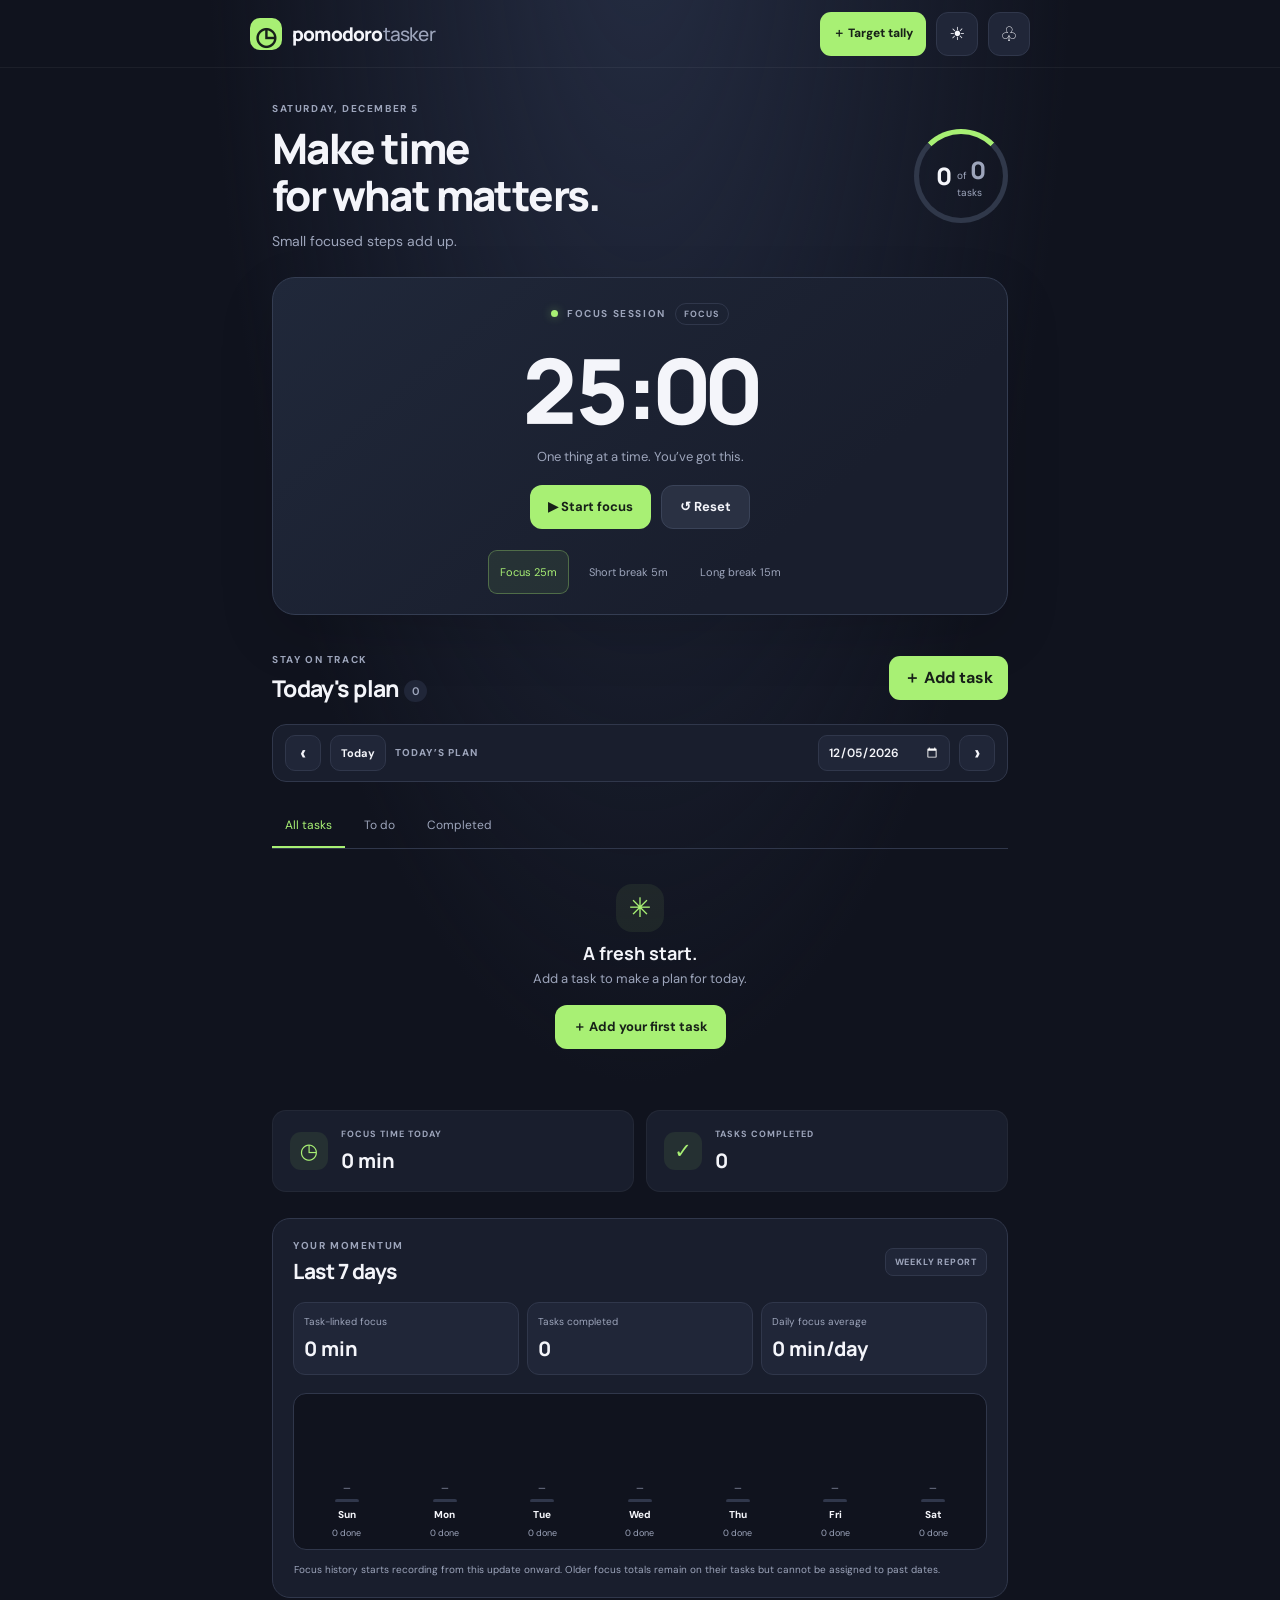
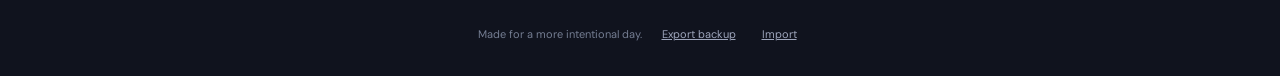
<file: index.html>
<!doctype html>
<html lang="en">
<head>
<meta charset="utf-8"><meta name="viewport" content="width=device-width,initial-scale=1,viewport-fit=cover">
<meta name="theme-color" content="#151927"><meta name="description" content="Plan your day, focus intentionally, and track your progress offline.">
<script>try{document.documentElement.dataset.theme=localStorage.getItem('pomodoro-tasker-theme-v1')||'dark'}catch{document.documentElement.dataset.theme='dark'}</script><link rel="manifest" href="manifest.json"><link rel="stylesheet" href="styles.css"><link rel="stylesheet" href="theme.css">
<title>Pomodoro Tasker</title>
</head>
<body>
<header class="topbar"><a class="brand" href="#" aria-label="Pomodoro Tasker home"><span class="brand-icon">◷</span><span>pomodoro<span class="brand-light">tasker</span></span></a><div class="topbar-actions"><a class="tally-link" href="tally.html">＋ Target tally</a><button id="themeToggle" class="icon-btn theme-toggle" aria-label="Switch theme" title="Switch theme">☀</button><button id="notifyBtn" class="icon-btn" aria-label="Enable notifications" title="Enable notifications">♧</button></div></header>
<main class="app">
<section class="greeting"><div><p class="eyebrow" id="todayLabel">YOUR DAY</p><h1>Make time<br>for what matters.</h1><p class="muted">Small focused steps add up.</p></div><div class="day-ring"><span id="doneCount">0</span><small>of <span id="totalCount">0</span><br>tasks</small></div></section>
<section class="timer-card">
<div class="section-kicker"><span class="live-dot"></span> FOCUS SESSION <span class="timer-mode" id="timerMode">READY</span></div>
<div class="timer-display" id="timerDisplay">25:00</div><p class="timer-sub" id="timerSub">One thing at a time. You've got this.</p>
<div class="timer-actions"><button class="btn btn-primary" id="startTimer">▶ Start focus</button><button class="btn btn-quiet" id="resetTimer">↺ Reset</button></div>
<button class="btn btn-quiet hidden cycle-action-btn" id="cycleActionBtn" type="button" aria-live="polite" style="display:none">☕ Start break</button>
<div class="timer-presets"><button class="preset active" data-minutes="25">Focus 25m</button><button class="preset" data-minutes="5">Short break 5m</button><button class="preset" data-minutes="15">Long break 15m</button></div>
</section>
<section class="tasks-section"><div class="section-heading"><div><p class="eyebrow">STAY ON TRACK</p><h2>Today's plan <span class="count-pill" id="taskPill">0</span></h2></div><button id="addTaskBtn" class="add-btn">＋ Add task</button></div>
<div class="plan-date-bar"><button id="previousDay" class="day-nav" type="button" aria-label="Previous day">‹</button><button id="todayPlan" class="today-btn" type="button">Today</button><label class="plan-date-input" for="planDate"><span id="planDateLabel">TODAY’S PLAN</span><input id="planDate" type="date" aria-label="Choose planning date"></label><button id="nextDay" class="day-nav" type="button" aria-label="Next day">›</button></div>
<div class="filters" role="tablist"><button class="filter active" data-filter="all">All tasks</button><button class="filter" data-filter="open">To do</button><button class="filter" data-filter="done">Completed</button></div>
<form id="taskForm" class="task-form hidden">
<label for="taskTitle">Task name</label><input id="taskTitle" maxlength="120" placeholder="What do you want to work on?" required>
<div class="task-date-field"><label for="taskDate">Planned date</label><input id="taskDate" name="taskDate" type="date" required aria-describedby="taskDateHelp"><small id="taskDateHelp">Choose the day you want to work on this task.</small></div>
<div class="form-grid"><div><label for="taskTime">Start time</label><input id="taskTime" type="time"></div><div><label for="taskDuration">Focus time (min)</label><input id="taskDuration" type="number" min="1" max="480" value="25" required></div></div>
<label for="taskPriority">Priority</label><select id="taskPriority"><option value="normal">Normal</option><option value="high">High priority</option><option value="low">Low priority</option></select>
<label for="taskRecurrence">Repeat</label><select id="taskRecurrence"><option value="none">Does not repeat</option><option value="daily">Every day</option><option value="weekdays">Weekdays (Mon–Fri)</option><option value="weekly">Every week</option><option value="monthly">Every month</option></select>
<label for="taskNotes">Notes (optional)</label><textarea id="taskNotes" rows="2" maxlength="500" placeholder="A little detail to help you get started"></textarea>
<div class="form-actions"><button type="button" class="btn btn-quiet" id="cancelTask">Cancel</button><button class="btn btn-primary" type="submit">Save task</button></div>
</form>
<div id="taskList" class="task-list"></div><div id="emptyState" class="empty-state"><div class="empty-icon">✳</div><h3>A fresh start.</h3><p>Add a task to make a plan for today.</p><button class="btn btn-primary" id="emptyAdd">＋ Add your first task</button></div>
</section>
<section class="stats-grid"><article class="stat-card"><span class="stat-icon">◷</span><div><p class="stat-label">FOCUS TIME TODAY</p><strong id="focusTotal">0 min</strong></div></article><article class="stat-card"><span class="stat-icon">✓</span><div><p class="stat-label">TASKS COMPLETED</p><strong id="completedTotal">0</strong></div></article></section>
<section class="weekly-report" aria-labelledby="weeklyReportTitle">
 <div class="report-heading"><div><p class="eyebrow">YOUR MOMENTUM</p><h2 id="weeklyReportTitle">Last 7 days</h2></div><span class="report-badge">WEEKLY REPORT</span></div>
 <div class="report-summary">
  <article class="report-metric"><span>Task-linked focus</span><strong id="weekFocusTotal">0 min</strong></article>
  <article class="report-metric"><span>Tasks completed</span><strong id="weekTasksTotal">0</strong></article>
  <article class="report-metric"><span>Daily focus average</span><strong id="weekAverage">0 min/day</strong></article>
 </div>
 <div class="weekly-chart" id="weekChart" aria-label="Task-linked focus minutes and completed tasks for the last seven days"></div>
 <p class="report-note">Focus history starts recording from this update onward. Older focus totals remain on their tasks but cannot be assigned to past dates.</p>
</section>
<footer><span>Made for a more intentional day.</span><button id="exportBtn" class="text-btn">Export backup</button><button id="importBtn" class="text-btn">Import</button><input id="importFile" type="file" accept="application/json" hidden></footer>
</main>
<div id="toast" class="toast" role="status" aria-live="polite"></div>
<dialog id="promptDialog" class="prompt-dialog"><p class="eyebrow">TASK REMINDER</p><h2 id="promptTitle">Ready to focus?</h2><p id="promptText">Your task is scheduled.</p><div class="dialog-actions"><button id="skipPrompt" class="btn btn-quiet">Skip</button><button id="snoozePrompt" class="btn btn-quiet">Remind in 5m</button><button id="startPrompt" class="btn btn-primary">Start now</button></div></dialog>
<script src="app.js" defer></script>
</body></html>
</file>
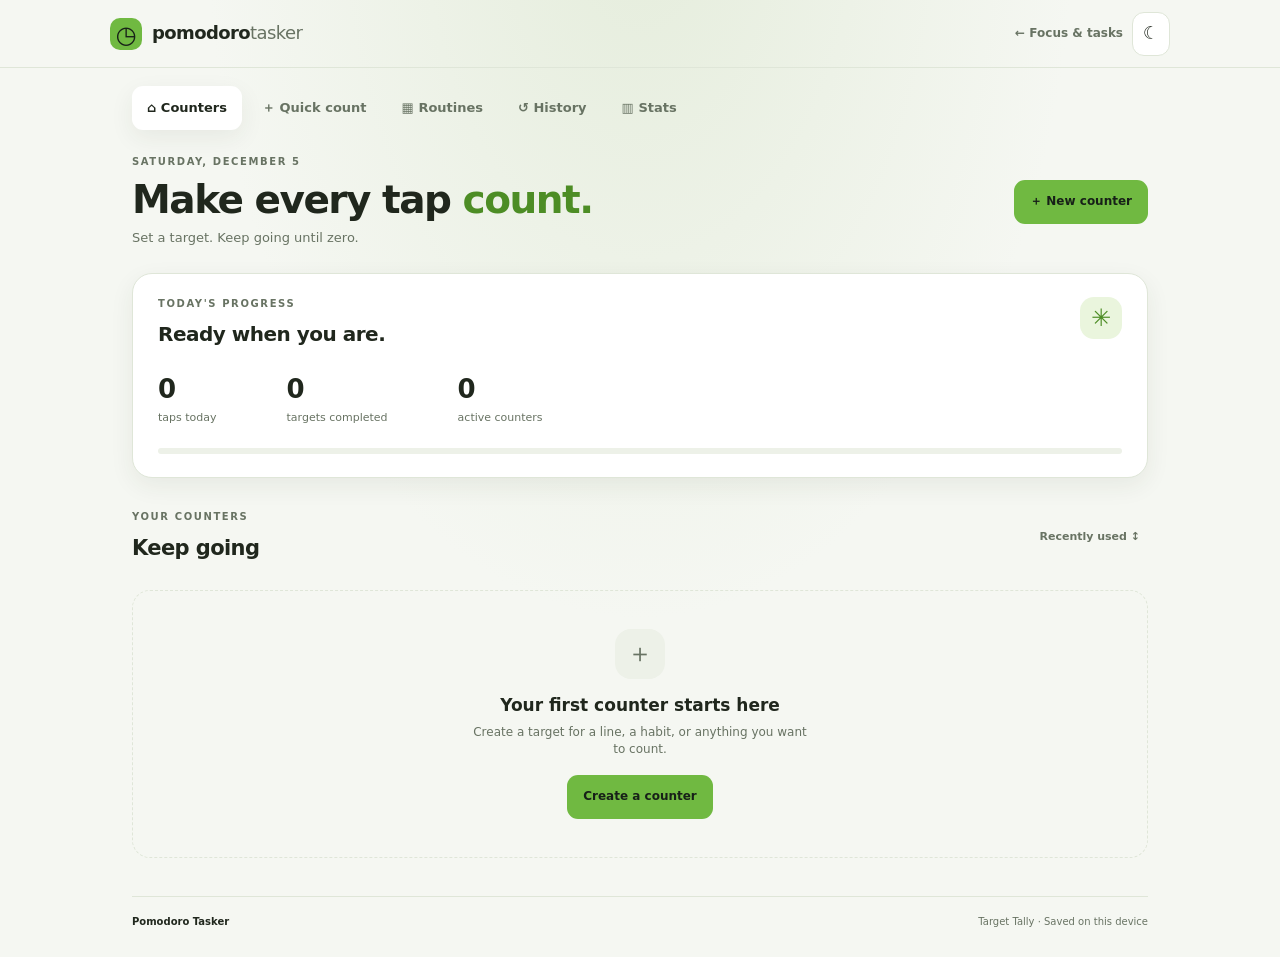
<file: tally.html>
<!doctype html>
<html lang="en">
<head>
<meta charset="utf-8">
<meta name="viewport" content="width=device-width,initial-scale=1,viewport-fit=cover">
<meta name="theme-color" content="#f7f7f4">
<meta name="description" content="Target-based tally counters and reusable routines.">
<link rel="manifest" href="manifest.json">
<script>try{document.documentElement.dataset.theme=localStorage.getItem("pomodoro-tasker-theme-v1")||"dark"}catch{document.documentElement.dataset.theme="dark"}</script><link rel="stylesheet" href="tally.css"><link rel="stylesheet" href="theme.css">
<title>Target Tally · Pomodoro Tasker</title>
</head>
<body>
<header class="tally-topbar">
  <a class="brand" href="index.html" aria-label="Back to Pomodoro Tasker"><span class="brand-icon">◷</span><span>pomodoro<span class="brand-light">tasker</span></span></a>
  <div class="tally-top-actions"><a class="back-link" href="index.html">← Focus & tasks</a><button id="themeToggle" class="theme-btn" aria-label="Switch theme" title="Switch theme">☾</button></div>
</header>
<main class="tally-app">
  <nav class="tally-tabs" aria-label="Tally navigation">
    <button class="tab active" data-view="home">⌂ <span>Counters</span></button>
    <button class="tab" data-view="quick">＋ <span>Quick count</span></button>
    <button class="tab" data-view="routines">▦ <span>Routines</span></button>
    <button class="tab" data-view="history">↺ <span>History</span></button>
    <button class="tab" data-view="stats">▥ <span>Stats</span></button>
  </nav>
  <section class="view" id="view-quick">
    <div class="page-heading"><div><p class="eyebrow">SIMPLE, INSTANT COUNTING</p><h1>Quick counter</h1><p class="muted">A straightforward counter for anything you need to count.</p></div></div>
    <section class="quick-counter-panel">
      <form id="quickCounterNameForm" class="quick-name-form"><label for="quickCounterName">What are you counting?</label><div class="quick-name-row"><input id="quickCounterName" maxlength="70" placeholder="e.g. People, repetitions, items" aria-label="Counter name"><button class="secondary-btn" type="submit">Save name</button></div></form>
      <p class="quick-counter-label" id="quickCounterLabel">Quick counter</p>
      <output class="quick-counter-value" id="quickCounterValue" aria-live="polite">0</output>
      <div class="quick-counter-controls"><button class="quick-minus" id="quickDecrease" type="button" aria-label="Decrease count by one" disabled>−</button><button class="quick-plus" id="quickIncrease" type="button" aria-label="Increase count by one">＋ <span>Count</span></button></div>
      <div class="quick-counter-footer"><span>Tap + to count, or − to undo one.</span><button class="text-btn" id="quickReset" type="button">↺ Reset count</button></div>
    </section>
    <p class="quick-counter-note">Your count and label are saved automatically on this device, including when you leave the page.</p>
  </section>
  <section class="view active" id="view-home">
    <div class="page-heading"><div><p class="eyebrow" id="todayLabel">YOUR SPACE</p><h1>Make every tap <span>count.</span></h1><p class="muted">Set a target. Keep going until zero.</p></div><button class="primary-btn" id="addCounterBtn">＋ New counter</button></div>
    <section class="daily-card"><div class="daily-heading"><div><p class="eyebrow">TODAY'S PROGRESS</p><h2 id="dailyHeadline">Ready when you are.</h2></div><span class="sun-icon">✳</span></div><div class="daily-metrics"><div><strong id="todayCount">0</strong><span>taps today</span></div><div><strong id="todayDone">0</strong><span>targets completed</span></div><div><strong id="activeCount">0</strong><span>active counters</span></div></div><div class="progress-track"><span id="dailyProgress"></span></div></section>
    <div class="section-heading"><div><p class="eyebrow">YOUR COUNTERS</p><h2>Keep going</h2></div><button class="text-btn" id="sortBtn">Recently used ↕</button></div>
    <div id="counterGrid" class="counter-grid"></div>
    <div id="emptyState" class="empty-state"><div class="empty-art">＋</div><h3>Your first counter starts here</h3><p>Create a target for a line, a habit, or anything you want to count.</p><button class="primary-btn" id="emptyAddBtn">Create a counter</button></div>
  </section>
  <section class="view" id="view-routines"><div class="page-heading"><div><p class="eyebrow">MAKE IT A PRACTICE</p><h1>Your routines</h1><p class="muted">Bring reusable counters together.</p></div><button class="primary-btn" id="addRoutineBtn">＋ New routine</button></div><div id="routineList" class="routine-list"></div><div id="routineEmpty" class="empty-state"><div class="empty-art">▦</div><h3>Build a routine</h3><p>Group counters for morning practice, study, exercise, or anything you repeat.</p><button class="primary-btn" id="routineEmptyAdd">Create a routine</button></div></section>
  <section class="view" id="view-history"><div class="page-heading"><div><p class="eyebrow">YOUR EFFORT, RECORDED</p><h1>Session history</h1><p class="muted">Completed targets and saved sessions.</p></div></div><div class="summary-strip"><div><strong id="historyTotal">0</strong><span>recorded taps</span></div><div><strong id="historySessions">0</strong><span>sessions</span></div><div><strong id="historyTargets">0</strong><span>targets reached</span></div></div><div id="historyList" class="history-list"></div><div id="historyEmpty" class="empty-state"><div class="empty-art">↺</div><h3>Your history will appear here</h3><p>Complete a target or save a session to start building your record.</p></div></section>
  <section class="view" id="view-stats"><div class="page-heading"><div><p class="eyebrow">LOOK HOW FAR YOU'VE COME</p><h1>Your progress</h1><p class="muted">A little consistency adds up.</p></div></div><div class="stats-hero"><p class="eyebrow">ALL-TIME TAPS</p><strong id="allTimeTaps">0</strong><p>Every repetition matters.</p></div><div class="stats-grid"><article class="stat-card"><span>Completed targets</span><strong id="statTargets">0</strong><small>Reached zero</small></article><article class="stat-card"><span>Sessions logged</span><strong id="statSessions">0</strong><small>Saved sessions</small></article><article class="stat-card"><span>Active counters</span><strong id="statActive">0</strong><small>Ready to continue</small></article><article class="stat-card"><span>Best day</span><strong id="statBestDay">—</strong><small id="statBestCount">No taps yet</small></article></div><div class="section-heading"><div><p class="eyebrow">LAST 7 DAYS</p><h2>Daily activity</h2></div></div><div id="weeklyChart" class="weekly-chart"></div><div class="backup-card"><div><h3>Your data belongs to you</h3><p>Export a backup before clearing browser data or changing devices.</p></div><button class="secondary-btn" id="exportBtn">Export backup</button><label class="secondary-btn file-label">Import backup<input type="file" id="importFile" accept="application/json"></label></div></section>
  <footer><a href="index.html">Pomodoro Tasker</a><span>Target Tally · Saved on this device</span></footer>
</main>
<dialog id="counterDialog" class="modal"><form id="counterForm"><div class="modal-heading"><div><p class="eyebrow">MAKE IT COUNT</p><h2 id="counterDialogTitle">New counter</h2></div><button type="button" class="close-modal" aria-label="Close">×</button></div><input type="hidden" id="counterId"><label>Counter name<input id="counterName" required maxlength="70" placeholder="e.g. Lines to repeat"></label><label>What are you counting? <span class="optional">(optional)</span><textarea id="counterNote" rows="3" maxlength="500" placeholder="Write the line, intention, or note here…"></textarea></label><div class="form-row"><label>Counting mode<select id="counterMode"><option value="target">Target countdown</option><option value="open">Open tally</option></select></label><label id="targetWrap">Target number<input id="counterTarget" type="number" min="1" max="10000000" value="200" required></label></div><label>Card colour<select id="counterColor"><option value="gold">Sunshine</option><option value="mint">Mint</option><option value="blue">Blue</option><option value="coral">Coral</option><option value="violet">Violet</option></select></label><label>Add to routine<select id="counterRoutine"><option value="">Independent counter</option></select></label><div class="modal-actions"><button type="button" class="secondary-btn close-modal">Cancel</button><button type="submit" class="primary-btn">Save counter</button></div></form></dialog>
<dialog id="routineDialog" class="modal"><form id="routineForm"><div class="modal-heading"><div><p class="eyebrow">BUILD A PRACTICE</p><h2 id="routineDialogTitle">New routine</h2></div><button type="button" class="close-modal" aria-label="Close">×</button></div><input type="hidden" id="routineId"><label>Routine name<input id="routineName" required maxlength="70" placeholder="e.g. Morning routine"></label><label>Description <span class="optional">(optional)</span><textarea id="routineNote" rows="2" maxlength="250" placeholder="A little context for this routine…"></textarea></label><div class="modal-actions"><button type="button" class="secondary-btn close-modal">Cancel</button><button type="submit" class="primary-btn">Save routine</button></div></form></dialog>
<dialog id="confirmDialog" class="modal small-modal"><form><div class="modal-heading"><h2 id="confirmTitle">Are you sure?</h2><button class="close-modal" type="button" aria-label="Close">×</button></div><p id="confirmMessage"></p><div class="modal-actions"><button class="secondary-btn" value="cancel">Cancel</button><button class="primary-btn danger-btn" id="confirmYes" value="yes">Continue</button></div></form></dialog>
<div id="toast" class="toast" role="status" aria-live="polite"></div>
<script src="tally.js" defer></script>
</body></html>
</file>
<file: styles.css>
@import url('https://fonts.googleapis.com/css2?family=DM+Sans:wght@400;500;600;700&family=Manrope:wght@400;500;600;700;800&display=swap');
/* Palette tokens are centralised in theme.css. */*{box-sizing:border-box}body{margin:0;background:radial-gradient(ellipse at 50% -10%,#252d43 0,transparent 48%),var(--bg);color:var(--text);font-family:'DM Sans',sans-serif;min-height:100vh}.topbar{height:68px;display:flex;align-items:center;justify-content:space-between;padding:0 max(20px,calc((100vw - 780px)/2));border-bottom:1px solid #ffffff0d}.brand{display:flex;gap:10px;align-items:center;color:var(--text);text-decoration:none;font:800 19px Manrope,sans-serif;letter-spacing:-.8px}.brand-icon{display:grid;place-items:center;background:var(--accent);color:#17201a;width:32px;height:32px;border-radius:10px;font-size:25px}.brand-light{color:var(--muted);font-weight:500}.icon-btn{background:var(--panel2);border:1px solid var(--line);color:var(--text);border-radius:12px;width:42px;height:42px;font-size:20px}.app{max-width:780px;margin:auto;padding:34px 22px 30px}.greeting{display:flex;align-items:center;justify-content:space-between;margin-bottom:27px;gap:18px}.eyebrow,.section-kicker,.stat-label{font-size:10px;letter-spacing:1.6px;font-weight:700;color:var(--muted);margin:0 0 10px}.greeting h1{font:800 clamp(28px,5vw,42px)/1.13 Manrope,sans-serif;letter-spacing:-1.6px;margin:0}.muted{color:var(--muted);font-size:14px;margin:12px 0 0}.day-ring{width:94px;height:94px;flex-shrink:0;border-radius:50%;border:5px solid #30384a;border-top-color:var(--accent);display:flex;align-items:center;justify-content:center;gap:5px;transform:rotate(0deg)}.day-ring span{font:800 24px Manrope}.day-ring small{font-size:10px;color:var(--muted);line-height:1.3}.timer-card{background:linear-gradient(140deg,#20283a,#191e2d 72%);border:1px solid #343d52;border-radius:23px;padding:25px 24px 20px;text-align:center;box-shadow:0 20px 55px #0002}.section-kicker{display:flex;align-items:center;justify-content:center;gap:9px;margin-bottom:15px}.live-dot{width:7px;height:7px;background:var(--accent);border-radius:50%;box-shadow:0 0 10px #a8f07466}.timer-mode{font-size:9px;border:1px solid var(--line);border-radius:30px;padding:4px 8px;letter-spacing:1px}.timer-display{font:800 clamp(64px,13vw,90px)/1.1 Manrope,sans-serif;letter-spacing:-4px;font-variant-numeric:tabular-nums}.timer-sub{font-size:13px;color:var(--muted);margin:9px 0 20px}.timer-actions{display:flex;justify-content:center;gap:10px}.btn{border:0;border-radius:12px;padding:12px 18px;font:700 13px 'DM Sans',sans-serif;cursor:pointer;transition:transform .15s,opacity .15s}.btn:active,.add-btn:active{transform:scale(.97)}.btn-primary{background:var(--accent);color:#172018}.btn-quiet{background:#2a3143;color:var(--text);border:1px solid #3a4358}.timer-presets{display:flex;justify-content:center;gap:8px;margin-top:21px;flex-wrap:wrap}.preset{background:transparent;border:1px solid transparent;border-radius:9px;padding:8px 11px;color:var(--muted);font-size:11px;cursor:pointer}.preset.active{background:#a8f07415;border-color:#a8f07450;color:var(--accent)}.tasks-section{margin-top:38px}.section-heading{display:flex;align-items:center;justify-content:space-between;gap:12px}.section-heading .eyebrow{margin-bottom:6px}.section-heading h2{font:750 23px Manrope,sans-serif;letter-spacing:-.7px;margin:0}.count-pill{font:600 11px 'DM Sans';vertical-align:middle;background:var(--panel2);color:var(--muted);padding:4px 8px;border-radius:20px}.add-btn{background:var(--accent);border:0;border-radius:11px;padding:11px 15px;font-weight:700;color:#172018;cursor:pointer}.filters{display:flex;gap:6px;border-bottom:1px solid var(--line);margin-top:22px}.filter{background:transparent;border:0;color:var(--muted);padding:11px 13px;font-size:12px;cursor:pointer;border-bottom:2px solid transparent}.filter.active{color:var(--accent);border-bottom-color:var(--accent)}.task-list{display:grid;gap:10px;margin-top:15px}.task-item{display:flex;align-items:flex-start;gap:12px;padding:16px;background:var(--panel);border:1px solid #ffffff0b;border-radius:15px}.task-check{appearance:none;flex-shrink:0;margin-top:2px;width:21px;height:21px;border:1.5px solid #626d84;border-radius:7px;cursor:pointer;display:grid;place-items:center}.task-check:checked{background:var(--accent);border-color:var(--accent)}.task-check:checked:after{content:'✓';color:#182019;font-size:14px;font-weight:bold}.task-content{flex:1;min-width:0}.task-title{font-size:14px;font-weight:700;overflow-wrap:anywhere}.task-item.is-done .task-title{text-decoration:line-through;color:#81899d}.task-meta{display:flex;flex-wrap:wrap;gap:7px 12px;margin-top:7px;color:var(--muted);font-size:11px}.priority{font-size:9px;font-weight:700;letter-spacing:.5px;padding:4px 7px;border-radius:5px;background:#ffffff0b;color:var(--muted)}.priority.high{background:#ff8c8c18;color:var(--red)}.task-notes{color:var(--muted);font-size:12px;margin:9px 0 0;white-space:pre-wrap;overflow-wrap:anywhere}.task-tools{display:flex;gap:5px}.task-tool{background:transparent;border:0;color:var(--muted);padding:4px 6px;cursor:pointer;font-size:14px}.task-tool:hover{color:var(--text)}.empty-state{text-align:center;padding:35px 15px;color:var(--muted)}.empty-state h3{color:var(--text);margin:9px 0 5px;font:700 18px Manrope}.empty-state p{font-size:13px;margin:0 0 18px}.empty-icon{margin:auto;width:48px;height:48px;display:grid;place-items:center;border-radius:16px;background:#a8f07413;color:var(--accent);font-size:27px}.task-form{margin-top:15px;padding:18px;background:var(--panel);border:1px solid var(--line);border-radius:15px;display:grid;gap:9px}.task-form label{font-size:11px;font-weight:600;color:var(--muted);margin-top:3px}.task-form input,.task-form select,.task-form textarea{width:100%;background:#111622;border:1px solid #353e52;color:var(--text);border-radius:9px;padding:11px;font:13px 'DM Sans',sans-serif;outline:none}.task-form input:focus,.task-form select:focus,.task-form textarea:focus{border-color:var(--accent)}.form-grid{display:grid;grid-template-columns:1fr 1fr;gap:12px}.form-grid>div{display:grid;gap:9px}.form-actions{display:flex;justify-content:flex-end;gap:8px;margin-top:8px}.hidden{display:none!important}.stats-grid{display:grid;grid-template-columns:1fr 1fr;gap:12px;margin-top:26px}.stat-card{display:flex;align-items:center;gap:13px;padding:17px;background:var(--panel);border:1px solid #ffffff0b;border-radius:14px}.stat-icon{width:38px;height:38px;display:grid;place-items:center;border-radius:11px;background:#a8f07415;color:var(--accent);font-size:21px}.stat-label{font-size:9px;letter-spacing:1px;margin:0 0 7px}.stat-card strong{font:750 20px Manrope}footer{display:flex;align-items:center;justify-content:center;gap:14px;flex-wrap:wrap;color:#747d92;font-size:11px;margin:28px 0 4px}.text-btn{background:transparent;border:0;color:var(--muted);font-size:11px;text-decoration:underline;cursor:pointer}.toast{position:fixed;bottom:22px;left:50%;transform:translate(-50%,20px);opacity:0;pointer-events:none;background:#e9fbdc;color:#192219;padding:12px 18px;border-radius:12px;font-size:13px;font-weight:700;box-shadow:0 8px 30px #0005;transition:.2s;z-index:10;max-width:calc(100% - 30px)}.toast.show{opacity:1;transform:translate(-50%,0)}.prompt-dialog{background:var(--panel);border:1px solid var(--line);border-radius:20px;color:var(--text);width:min(440px,calc(100% - 28px));padding:25px;box-shadow:0 20px 100px #0009}.prompt-dialog::backdrop{background:#080a12c9;backdrop-filter:blur(4px)}.prompt-dialog h2{font:750 23px Manrope;margin:0 0 8px}.prompt-dialog>p:not(.eyebrow){color:var(--muted);font-size:13px;line-height:1.5}.dialog-actions{display:flex;flex-wrap:wrap;gap:7px;margin-top:20px}.dialog-actions .btn{flex:1;padding:12px 10px}@media(max-width:480px){.app{padding:25px 15px}.greeting h1{font-size:30px}.day-ring{width:78px;height:78px;border-width:4px}.day-ring span{font-size:21px}.timer-card{padding:22px 12px 16px}.timer-display{letter-spacing:-3px}.section-heading h2{font-size:20px}.add-btn{padding:10px 12px}.task-item{padding:13px 11px}.stats-grid{gap:8px}.stat-card{padding:13px 10px;gap:9px}.stat-card strong{font-size:17px}.stat-icon{width:32px;height:32px}}@media(prefers-reduced-motion:reduce){*{transition:none!important;scroll-behavior:auto!important}}
/* Target Tally entry point */
.topbar-actions{display:flex;align-items:center;gap:10px}
.tally-link{display:inline-flex;align-items:center;gap:5px;padding:10px 13px;border-radius:11px;background:var(--accent);color:#172018;text-decoration:none;font-size:12px;font-weight:800;white-space:nowrap}
.tally-link:hover{filter:brightness(.96)}
@media(max-width:380px){.tally-link{padding:9px 10px;font-size:11px}.topbar-actions{gap:7px}}

.icon-btn.theme-toggle{font-size:18px}

/* Daily planning and date navigation */
.plan-date-bar{display:flex;align-items:center;gap:9px;margin-top:20px;padding:10px 12px;border:1px solid var(--line);background:var(--panel);border-radius:14px}
.plan-date-input{display:flex;flex:1;min-width:0;align-items:center;justify-content:space-between;gap:10px}
.plan-date-input span{font-size:10px;font-weight:800;letter-spacing:1.1px;color:var(--muted)}
.plan-date-input input{min-width:0;width:auto;max-width:160px;background:var(--panel2);border:1px solid var(--line);color:var(--text);padding:8px 9px;border-radius:9px;font:600 12px 'DM Sans',sans-serif}
.day-nav,.today-btn{flex-shrink:0;border:1px solid var(--line);border-radius:10px;background:var(--panel2);color:var(--text);min-width:36px;height:36px;font-size:21px;font-weight:700;cursor:pointer}
.day-nav:disabled{opacity:.35;cursor:not-allowed}.today-btn{font-size:11px;padding:0 10px}
@media(max-width:420px){.plan-date-bar{gap:6px;padding:8px}.plan-date-input{flex-direction:column;align-items:flex-start;gap:4px}.plan-date-input input{width:100%;max-width:none;font-size:11px;padding:7px}.day-nav{min-width:32px;width:32px;height:34px}.today-btn{padding:0 8px}}

/* Make the task scheduling date field unmistakable and touch-friendly. */
.task-date-field{display:grid;gap:7px;min-width:0;margin:2px 0 5px;padding:12px;background:var(--panel2);border:1px solid var(--line);border-radius:12px}
.task-date-field label{margin:0!important;color:var(--text)!important;font-size:12px!important;font-weight:800!important}
.task-date-field input[type="date"]{display:block;width:100%;min-width:0;min-height:46px;padding:11px 12px;background:var(--bg);color:var(--text);color-scheme:dark;border:1px solid var(--line);border-radius:10px;font:600 14px 'DM Sans',sans-serif;accent-color:var(--accent)}
:root[data-theme="light"] .task-date-field input[type="date"]{color-scheme:light}
.task-date-field small{font-size:11px;line-height:1.45;color:var(--muted)}


/* Visible task-linked focus progress, shown after at least one completed session. */
.task-focus-progress{margin-top:11px;max-width:360px}.task-focus-progress-label{display:flex;justify-content:space-between;align-items:center;gap:8px;margin-bottom:6px;color:var(--muted);font-size:10px;line-height:1.4}.task-focus-progress-label span:last-child{font-variant-numeric:tabular-nums;text-align:right}.task-focus-progress-track{height:6px;overflow:hidden;background:var(--panel2);border-radius:999px;border:1px solid var(--line)}.task-focus-progress-track>span{display:block;height:100%;max-width:100%;background:var(--accent);border-radius:999px;transition:width .2s ease}

/* Weekly productivity report */
.weekly-report{margin-top:26px;padding:20px;background:var(--panel);border:1px solid var(--line);border-radius:18px;min-width:0}
.report-heading{display:flex;align-items:center;justify-content:space-between;gap:12px;margin-bottom:17px}
.report-heading .eyebrow{margin-bottom:5px}.report-heading h2{font:750 21px Manrope,sans-serif;letter-spacing:-.5px;margin:0}
.report-badge{font-size:9px;font-weight:800;letter-spacing:.8px;color:var(--muted);background:var(--panel2);border:1px solid var(--line);padding:7px 9px;border-radius:8px;white-space:nowrap}
.report-summary{display:grid;grid-template-columns:repeat(3,minmax(0,1fr));gap:8px}
.report-metric{min-width:0;padding:12px 10px;background:var(--panel2);border:1px solid var(--line);border-radius:12px;display:grid;gap:7px}
.report-metric span{font-size:10px;line-height:1.35;color:var(--muted)}.report-metric strong{font:750 clamp(15px,3vw,20px) Manrope,sans-serif;overflow-wrap:anywhere}
.weekly-chart{display:grid;grid-template-columns:repeat(7,minmax(0,1fr));gap:8px;align-items:stretch;margin-top:18px;padding:13px 8px 10px;border:1px solid var(--line);border-radius:13px;background:var(--bg);min-height:155px}
.week-day{display:flex;min-width:0;flex-direction:column;align-items:center;gap:6px}.week-bar-area{height:95px;width:100%;display:flex;flex-direction:column;align-items:center;justify-content:flex-end;gap:5px}.week-bar-value{font-size:9px;color:var(--muted);font-variant-numeric:tabular-nums;white-space:nowrap}.week-bar{width:min(24px,72%);min-height:3px;background:var(--line);border-radius:6px 6px 3px 3px}.week-bar.has-value{background:var(--accent)}.week-day-label{font-size:10px;font-weight:800;color:var(--text)}.week-day-tasks{font-size:9px;color:var(--muted);white-space:nowrap}
.report-note{font-size:10px;line-height:1.5;color:var(--muted);margin:12px 1px 0}
:root[data-theme="light"] .weekly-report{background:var(--surface);border-color:var(--line)}:root[data-theme="light"] .weekly-chart{background:#f7f9f4}
@media(max-width:420px){.weekly-report{padding:14px 10px}.report-summary{gap:5px}.report-metric{padding:10px 7px}.report-metric span{font-size:9px}.weekly-chart{gap:3px;padding-left:4px;padding-right:4px}.week-day-tasks{font-size:8px}.report-badge{font-size:8px;padding:6px}}


/* Recurring task indicator */
.repeat-tag{display:inline-flex;align-items:center;gap:4px;padding:3px 6px;border:1px solid var(--line);border-radius:6px;background:var(--panel2);color:var(--muted);font-size:9px;font-weight:800;letter-spacing:.35px;white-space:nowrap}


/* Guided focus / break cycle action */
.cycle-action-btn{display:block;width:100%;margin-top:10px;border-color:var(--accent);color:var(--text);font-weight:800}.cycle-action-btn.hidden{display:none}


/* Make the completed-cycle action clear and easy to find on mobile */
.cycle-action-btn{display:block;width:100%;min-height:48px;margin-top:10px;border:2px solid var(--accent);background:var(--panel2);color:var(--text);font-weight:850;font-size:14px;position:relative;z-index:1}.cycle-action-btn.hidden{display:none!important}
</file>
<file: theme.css>
/* Shared design system for both Pomodoro Tasker and Target Tally */
:root{--brand-accent:#a8f074;--brand-bg:#10131e;--brand-panel:#191e2d;--brand-panel-2:#202638;--brand-text:#f4f5fa;--brand-muted:#9da5bb;--brand-line:#30374b;--brand-font:'DM Sans',system-ui,-apple-system,BlinkMacSystemFont,'Segoe UI',sans-serif;--font-display:'Manrope','DM Sans',system-ui,sans-serif}
:root[data-theme="dark"]{--panel:var(--surface);--panel2:var(--surface2);--accent-ink:#172018}
:root[data-theme="light"]{--panel:var(--surface);--panel2:var(--surface2);--accent-ink:#172018}
:root[data-theme="dark"]{color-scheme:dark;--bg:var(--brand-bg);--surface:var(--brand-panel);--surface2:var(--brand-panel-2);--text:var(--brand-text);--muted:var(--brand-muted);--line:var(--brand-line);--accent:var(--brand-accent);--red:#ff8c8c;--yellow:#f5cb74;--green:var(--brand-accent);--shadow:0 12px 32px #0002}
:root[data-theme="light"]{color-scheme:light;--bg:#f5f7f2;--surface:#fff;--surface2:#edf1e8;--text:#20271d;--muted:#687363;--line:#dfe6d8;--accent:#70b941;--red:#c63d48;--yellow:#8c6a00;--green:#4d8d25;--shadow:0 8px 24px rgba(36,52,28,.07)}
body{font-family:var(--brand-font)}
button,input,textarea,select{accent-color:var(--accent)}
:focus-visible{outline-color:var(--accent)}
/* Shared light theme surfaces for the main focus/task workspace */
:root[data-theme="light"] body{background:radial-gradient(ellipse at 50% -10%,#e5eddc 0,transparent 48%),var(--bg);color:var(--text)}
:root[data-theme="light"] .topbar{border-bottom-color:var(--line)}
:root[data-theme="light"] .brand{color:var(--text)}
:root[data-theme="light"] .brand-icon{background:var(--accent);color:#172018}
:root[data-theme="light"] .icon-btn{background:var(--surface);border-color:var(--line);color:var(--text)}
:root[data-theme="light"] .day-ring{border-color:var(--line);border-top-color:var(--accent)}
:root[data-theme="light"] .timer-card{background:linear-gradient(140deg,#fff,#edf2e8 95%);border-color:var(--line);box-shadow:var(--shadow)}
:root[data-theme="light"] .timer-mode{border-color:var(--line)}
:root[data-theme="light"] .btn-primary,:root[data-theme="light"] .add-btn{background:var(--accent);color:#172018}
:root[data-theme="light"] .btn-quiet{background:var(--surface2);color:var(--text);border-color:var(--line)}
:root[data-theme="light"] .preset.active{background:#70b94118;border-color:#70b94155;color:#4d8d25}
:root[data-theme="light"] .count-pill{background:var(--surface2);color:var(--muted)}
:root[data-theme="light"] .filter.active{color:#4d8d25;border-bottom-color:var(--accent)}
:root[data-theme="light"] .task-item,:root[data-theme="light"] .task-form,:root[data-theme="light"] .stat-card{background:var(--surface);border-color:var(--line)}
:root[data-theme="light"] .task-check{border-color:#9aa894}
:root[data-theme="light"] .task-check:checked{background:var(--accent);border-color:var(--accent)}
:root[data-theme="light"] .task-item.is-done .task-title{color:var(--muted)}
:root[data-theme="light"] .priority{background:var(--surface2);color:var(--muted)}
:root[data-theme="light"] .priority.high{background:#c63d4814;color:var(--red)}
:root[data-theme="light"] .task-form input,:root[data-theme="light"] .task-form select,:root[data-theme="light"] .task-form textarea{background:#fbfcf9;border-color:var(--line);color:var(--text)}
:root[data-theme="light"] .stat-icon,:root[data-theme="light"] .empty-icon{background:#70b9411c;color:#4d8d25}
:root[data-theme="light"] .toast{background:#20271d;color:#fff}
:root[data-theme="light"] .prompt-dialog{background:var(--surface);border-color:var(--line);color:var(--text);box-shadow:var(--shadow)}
:root[data-theme="light"] .prompt-dialog::backdrop{background:#26302070}
:root[data-theme="light"] footer{color:var(--muted)}
/* Shared tally workspace surfaces and controls */
:root[data-theme="dark"] .tally-topbar .brand-icon{background:var(--brand-accent);color:#172018}
:root[data-theme="dark"] .tally-app .primary-btn{background:var(--brand-accent);color:#172018}
:root[data-theme="light"] .tally-topbar{border-bottom-color:var(--line)}
:root[data-theme="light"] .tally-topbar .brand-icon{background:var(--accent);color:#172018}
:root[data-theme="light"] .tally-app .primary-btn{background:var(--accent);color:#172018}
:root[data-theme="light"] .daily-card,:root[data-theme="light"] .counter-card,:root[data-theme="light"] .routine-card,:root[data-theme="light"] .history-item,:root[data-theme="light"] .summary-strip,:root[data-theme="light"] .stat-card,:root[data-theme="light"] .weekly-chart,:root[data-theme="light"] .backup-card{background:var(--surface);border-color:var(--line);box-shadow:var(--shadow)}
:root[data-theme="light"] .daily-card .sun-icon{background:#eaf5dd;color:#4d8d25}
:root[data-theme="light"] .card-menu,:root[data-theme="light"] .text-btn,:root[data-theme="light"] .back-link{color:var(--muted)}
:root[data-theme="light"] .mini-btn,:root[data-theme="light"] .secondary-btn,:root[data-theme="light"] .theme-btn{background:var(--surface);border-color:var(--line);color:var(--text)}
:root[data-theme="light"] .mode-chip,:root[data-theme="light"] .routine-chip,:root[data-theme="light"] .empty-art{background:var(--surface2);color:var(--muted)}
:root[data-theme="light"] .count-btn{color:#172018}
:root[data-theme="light"] .modal{background:var(--surface);border-color:var(--line);color:var(--text)}
:root[data-theme="light"] .modal input,:root[data-theme="light"] .modal textarea,:root[data-theme="light"] .modal select{background:#fbfcf9;border-color:var(--line);color:var(--text)}
:root[data-theme="light"] .menu-pop{background:var(--surface);border-color:var(--line)}
:root[data-theme="light"] .menu-pop button{color:var(--text)}
:root[data-theme="light"] .toast{background:#20271d;color:#fff}


/* Shared component rules and responsive/accessibility baseline */
:root{font-family:var(--brand-font);background:var(--bg);color:var(--text);--control-height:44px}
html{background:var(--bg);color:var(--text);scroll-behavior:smooth}
body{background-color:var(--bg);color:var(--text);font-family:var(--brand-font);overflow-wrap:anywhere}
button,input,select,textarea{font:inherit}
h1,h2,h3,.greeting h1,.section-heading h2,.timer-display,.stat-card strong{font-family:var(--font-display)}
button,a,input,select,textarea,[role="button"]{-webkit-tap-highlight-color:transparent}
button,a{touch-action:manipulation}
button:focus-visible,a:focus-visible,input:focus-visible,select:focus-visible,textarea:focus-visible{outline:3px solid color-mix(in srgb,var(--accent) 72%,transparent);outline-offset:3px}
button:disabled{cursor:not-allowed;opacity:.55}
:where(.btn,.btn-primary,.btn-quiet,.add-btn,.icon-btn,.theme-btn,.primary-btn,.secondary-btn,.tab,.filter,.preset,.tally-link){min-height:var(--control-height)}
:where(.btn-quiet,.secondary-btn,.theme-btn,.icon-btn){background:var(--surface2);border-color:var(--line);color:var(--text)}
:where(.btn-primary,.add-btn,.primary-btn,.tally-link){background:var(--accent);color:var(--accent-ink,#172018)}
:where(.task-item,.task-form,.stat-card,.timer-card,.daily-card,.counter-card,.routine-card,.history-item,.summary-strip,.weekly-chart,.backup-card,.modal,.prompt-dialog){color:var(--text)}
:where(.task-item,.task-form,.stat-card,.daily-card,.counter-card,.routine-card,.history-item,.summary-strip,.weekly-chart,.backup-card,.modal,.prompt-dialog){border-color:var(--line)}
:where(.task-form input,.task-form select,.task-form textarea,.modal input,.modal select,.modal textarea){background:var(--surface2);border-color:var(--line);color:var(--text)}
:where(.topbar,.tally-topbar){border-bottom-color:var(--line)}
:where(.brand,.tally-app h1,.tally-app h2,.tally-app h3){color:var(--text)}
.tally-app h1 span{color:var(--accent)}
.tally-app .primary-btn{color:var(--accent-ink,#172018)}
.tally-app .danger-btn{background:var(--red);color:#fff}
.tally-app .counter-card{min-width:0}
.tally-app .card-title,.tally-app .routine-card h3,.tally-app .history-main strong{overflow-wrap:anywhere}
.tally-app .modal{max-width:calc(100vw - 24px)}
:root[data-theme="dark"] body{background:radial-gradient(ellipse at 50% -10%,#252d43 0,transparent 48%),var(--bg)}
:root[data-theme="dark"] .tally-app .primary-btn{background:var(--accent);color:#172018}
:root[data-theme="light"] .topbar,:root[data-theme="light"] .tally-topbar{border-bottom-color:var(--line)}
:root[data-theme="light"] .icon-btn,:root[data-theme="light"] .theme-btn{background:var(--surface);border-color:var(--line);color:var(--text)}
:root[data-theme="light"] .timer-card{background:linear-gradient(140deg,var(--surface),var(--surface2));border-color:var(--line)}
:root[data-theme="light"] .btn-quiet,:root[data-theme="light"] .secondary-btn{background:var(--surface2);border-color:var(--line);color:var(--text)}
:root[data-theme="light"] .task-item,:root[data-theme="light"] .task-form,:root[data-theme="light"] .stat-card,:root[data-theme="light"] .daily-card,:root[data-theme="light"] .counter-card,:root[data-theme="light"] .routine-card,:root[data-theme="light"] .history-item,:root[data-theme="light"] .summary-strip,:root[data-theme="light"] .weekly-chart,:root[data-theme="light"] .backup-card{background:var(--surface);border-color:var(--line)}
:root[data-theme="light"] .task-form input,:root[data-theme="light"] .task-form select,:root[data-theme="light"] .task-form textarea,:root[data-theme="light"] .modal input,:root[data-theme="light"] .modal select,:root[data-theme="light"] .modal textarea{background:#fbfcf9;color:var(--text);border-color:var(--line)}
:root[data-theme="light"] .tally-app h1 span{color:#4d8d25}
:root[data-theme="light"] .tally-app .count-btn{color:#172018}
:root[data-theme="light"] .tally-app .modal{background:var(--surface);color:var(--text)}
:root[data-theme="light"] .tally-app .menu-pop{background:var(--surface);border-color:var(--line)}
:root[data-theme="light"] .tally-app .menu-pop button{color:var(--text)}
:root[data-theme="light"] .task-item.is-done .task-title{color:var(--muted)}
:root[data-theme="light"] .toast{background:#20271d;color:#fff}
@media(max-width:600px){
.topbar,.tally-topbar{height:auto;min-height:64px;padding:10px 14px;gap:8px}.brand{font-size:16px;gap:7px;min-width:0}.brand-icon{flex:0 0 32px}
.topbar-actions,.tally-top-actions{gap:6px}.tally-link{padding:8px 10px;font-size:11px}.icon-btn,.theme-btn{width:40px;height:40px;flex:0 0 40px}
.tally-app{padding-left:14px;padding-right:14px}.tally-tabs{display:grid;grid-template-columns:repeat(4,minmax(0,1fr));gap:4px;padding:14px 0 20px}.tab{padding:9px 4px;font-size:11px;min-width:0}
.page-heading{align-items:flex-start;gap:10px}.page-heading .primary-btn{white-space:normal;max-width:44%;padding:10px}
.counter-grid,.routine-list{grid-template-columns:minmax(0,1fr)}.daily-card{padding:18px 16px}.daily-metrics{gap:18px;justify-content:space-between;flex-wrap:wrap}.daily-metrics strong{font-size:22px}
.form-row,.form-grid{grid-template-columns:minmax(0,1fr)}.modal{padding:18px;max-height:calc(100dvh - 24px);overflow:auto}.modal-actions,.dialog-actions{flex-wrap:wrap}.modal-actions>*{min-width:0}.backup-card{flex-wrap:wrap;gap:12px}
}
@media(max-width:360px){.topbar-actions{gap:4px}.tally-link{font-size:10px;padding:7px}.greeting{gap:8px}.greeting h1{font-size:27px}.day-ring{width:68px;height:68px}.timer-actions{flex-wrap:wrap}.filters{gap:0}.filter{padding:10px 8px}.page-heading h1{font-size:26px}.daily-metrics{gap:12px}}
@media(prefers-reduced-motion:reduce){html{scroll-behavior:auto}*,*::before,*::after{animation-duration:.01ms!important;animation-iteration-count:1!important;transition-duration:.01ms!important}}
</file>
<file: tally.css>
/* Palette tokens are centralised in theme.css. */
*{box-sizing:border-box}body{margin:0;background:var(--bg);color:var(--text);font:15px/1.45 'DM Sans',system-ui,-apple-system,BlinkMacSystemFont,'Segoe UI',sans-serif;transition:background .2s,color .2s}button,input,textarea,select{font:inherit}button{cursor:pointer}button:focus-visible,input:focus-visible,textarea:focus-visible,select:focus-visible{outline:3px solid color-mix(in srgb,var(--accent) 65%,transparent);outline-offset:2px}.tally-topbar{height:68px;display:flex;align-items:center;justify-content:space-between;gap:12px;padding:0 max(18px,calc((100vw - 1060px)/2));border-bottom:1px solid var(--line)}.brand{display:flex;gap:10px;align-items:center;color:var(--text);text-decoration:none;font-weight:850;font-size:18px;letter-spacing:-.6px}.brand-icon{display:grid;place-items:center;background:#a8f074;color:#172018;width:32px;height:32px;border-radius:10px;font-size:24px}.brand-light{color:var(--muted);font-weight:500}.tally-top-actions{display:flex;align-items:center;gap:9px}.back-link{color:var(--muted);font-size:12px;text-decoration:none;font-weight:700}.back-link:hover{color:var(--text)}.theme-btn{width:38px;height:38px;border:1px solid var(--line);background:var(--surface);color:var(--text);border-radius:12px;font-size:18px}.tally-app{max-width:1060px;margin:auto;padding:0 22px 28px}.tally-tabs{display:flex;gap:5px;padding:18px 0 25px}.tab{border:0;background:transparent;color:var(--muted);padding:10px 15px;border-radius:11px;font-size:13px;font-weight:700}.tab.active{background:var(--surface);color:var(--text);box-shadow:var(--shadow)}.view{display:none}.view.active{display:block}.page-heading{display:flex;align-items:center;justify-content:space-between;gap:20px;margin:0 0 25px}.eyebrow{font-size:10px;letter-spacing:1.6px;font-weight:850;color:var(--muted);margin:0 0 8px}h1{font-size:clamp(28px,4vw,39px);letter-spacing:-1.5px;line-height:1.12;margin:0 0 8px;font-weight:850}h1 span{color:#c99700}.muted{color:var(--muted);margin:0;font-size:13px}.primary-btn,.secondary-btn{border-radius:11px;padding:11px 15px;font-size:12px;font-weight:800;border:1px solid transparent;white-space:nowrap}.primary-btn{background:var(--accent);color:#29250f}.primary-btn:hover{filter:brightness(.97)}.secondary-btn{background:var(--surface);border-color:var(--line);color:var(--text)}.daily-card{background:var(--surface);border:1px solid var(--line);border-radius:20px;padding:23px 25px;box-shadow:var(--shadow)}.daily-heading{display:flex;justify-content:space-between;align-items:flex-start}.daily-heading h2{font-size:20px;letter-spacing:-.5px;margin:0}.sun-icon{width:42px;height:42px;display:grid;place-items:center;border-radius:14px;background:#fff1bd;color:#a77a00;font-size:24px}.daily-metrics{display:flex;gap:clamp(22px,6vw,70px);margin:22px 0}.daily-metrics div{display:flex;flex-direction:column;gap:2px}.daily-metrics strong{font-size:26px;letter-spacing:-1px}.daily-metrics span,.summary-strip span{font-size:11px;color:var(--muted)}.progress-track{height:6px;background:var(--surface2);border-radius:10px;overflow:hidden}.progress-track span{display:block;height:100%;width:0;background:var(--accent);border-radius:10px;transition:width .2s}.section-heading{display:flex;align-items:center;justify-content:space-between;margin:32px 0 15px}.section-heading h2{margin:0;font-size:21px;letter-spacing:-.6px}.text-btn{border:0;background:transparent;color:var(--muted);font-size:11px;font-weight:700;padding:8px}.counter-grid,.routine-list{display:grid;grid-template-columns:repeat(2,minmax(0,1fr));gap:14px}.counter-card{--card-accent:var(--accent);background:var(--surface);border:1px solid var(--line);border-radius:18px;padding:18px;box-shadow:var(--shadow);min-width:0;position:relative}.counter-card.done{border-color:color-mix(in srgb,var(--green) 40%,var(--line))}.card-head{display:flex;align-items:center;justify-content:space-between}.card-icon{width:37px;height:37px;display:grid;place-items:center;border-radius:12px;background:color-mix(in srgb,var(--card-accent) 20%,var(--surface));font-size:19px}.card-menu{border:0;background:transparent;color:var(--muted);font-size:22px}.card-main{display:block;width:100%;border:0;text-align:left;padding:0;background:transparent;color:inherit}.card-title{font-weight:800;font-size:16px;margin:12px 0 4px;overflow-wrap:anywhere}.card-note{font-size:12px;color:var(--muted);margin:0 0 17px;white-space:pre-wrap;overflow-wrap:anywhere;display:-webkit-box;-webkit-line-clamp:2;-webkit-box-orient:vertical;overflow:hidden;min-height:17px}.counter-numbers{display:flex;justify-content:space-between;align-items:flex-end;gap:8px;margin-bottom:11px}.remaining-label{font-size:10px;color:var(--muted);display:block;margin-bottom:3px}.remaining-number{font-size:clamp(30px,4vw,42px);line-height:1;letter-spacing:-1.8px;font-weight:850;display:block}.completed-number{text-align:right;color:var(--muted);font-size:11px}.completed-number strong{display:block;font-size:14px;color:var(--text);margin-bottom:3px}.card-progress{height:5px;background:var(--surface2);border-radius:8px;overflow:hidden;margin-bottom:14px}.card-progress span{display:block;height:100%;background:var(--card-accent)}.count-btn{width:100%;min-height:44px;border:0;border-radius:10px;background:var(--card-accent);color:#29250f;font-size:12px;font-weight:900;display:flex;align-items:center;justify-content:center;gap:8px}.count-btn span{font-size:19px}.count-btn:disabled{opacity:.8}.card-footer{display:flex;align-items:center;justify-content:space-between;gap:7px;margin-top:12px}.mode-chip,.routine-chip{font-size:10px;color:var(--muted);background:var(--surface2);padding:5px 7px;border-radius:7px}.card-tools{display:flex;gap:5px}.mini-btn{width:30px;height:28px;border:1px solid var(--line);background:var(--surface);color:var(--muted);border-radius:8px}.mini-btn:disabled{opacity:.3}.done-banner{margin-top:10px;color:var(--green);font-size:10px;font-weight:850}.empty-state{border:1px dashed var(--line);border-radius:18px;padding:38px 18px;text-align:center;margin-top:12px}.empty-state.hidden{display:none}.empty-art{width:50px;height:50px;display:grid;place-items:center;background:var(--surface2);border-radius:16px;font-size:26px;margin:0 auto 14px;color:var(--muted)}.empty-state h3{font-size:17px;margin:0 0 6px}.empty-state p{font-size:12px;color:var(--muted);max-width:340px;margin:0 auto 16px}.routine-card{background:var(--surface);border:1px solid var(--line);border-radius:17px;padding:18px}.routine-card h3{margin:13px 0 5px;font-size:17px}.routine-card p{font-size:12px;color:var(--muted);margin:0 0 14px}.routine-items{display:flex;gap:6px;flex-wrap:wrap;margin-bottom:15px}.routine-actions{display:flex;gap:7px}.routine-actions button{flex:1}.summary-strip{display:flex;gap:clamp(25px,8vw,80px);padding:19px 22px;background:var(--surface);border:1px solid var(--line);border-radius:16px;margin-bottom:20px}.summary-strip div{display:flex;flex-direction:column;gap:3px}.summary-strip strong{font-size:24px;letter-spacing:-.7px}.history-list{display:flex;flex-direction:column;gap:9px}.history-item{display:flex;align-items:center;gap:12px;padding:14px 15px;border:1px solid var(--line);border-radius:14px;background:var(--surface)}.history-symbol{width:38px;height:38px;flex-shrink:0;border-radius:12px;background:var(--surface2);display:grid;place-items:center}.history-main{flex:1;min-width:0}.history-main strong{display:block;font-size:13px;overflow-wrap:anywhere}.history-main span{font-size:10px;color:var(--muted)}.history-value{text-align:right;white-space:nowrap}.history-value strong{display:block;font-size:16px}.history-value span{font-size:10px;color:var(--muted)}.stats-hero{padding:25px;border-radius:19px;background:var(--accent);color:#29250f}.stats-hero .eyebrow{color:#655315}.stats-hero strong{font-size:clamp(42px,7vw,62px);letter-spacing:-3px;line-height:1.1}.stats-hero p:last-child{margin:8px 0 0;font-size:12px;opacity:.8}.stats-grid{display:grid;grid-template-columns:repeat(4,minmax(0,1fr));gap:11px;margin:14px 0 28px}.stat-card{background:var(--surface);border:1px solid var(--line);border-radius:14px;padding:15px}.stat-card span,.stat-card small{display:block;font-size:10px;color:var(--muted)}.stat-card strong{display:block;font-size:25px;letter-spacing:-.7px;margin:9px 0 4px}.weekly-chart{display:grid;grid-template-columns:repeat(7,minmax(0,1fr));gap:10px;align-items:end;min-height:150px;padding:18px 14px 12px;border:1px solid var(--line);border-radius:16px;background:var(--surface)}.day-column{display:flex;flex-direction:column;align-items:center;justify-content:flex-end;height:125px;gap:7px}.day-bar-wrap{height:88px;width:100%;display:flex;align-items:flex-end;justify-content:center}.day-bar{width:min(28px,70%);min-height:3px;border-radius:6px 6px 2px 2px;background:var(--surface2)}.day-bar.has-value{background:var(--accent)}.day-value,.day-name{font-size:10px;color:var(--muted)}.backup-card{display:flex;align-items:center;gap:12px;flex-wrap:wrap;justify-content:space-between;margin-top:16px;padding:18px;border:1px solid var(--line);border-radius:16px;background:var(--surface)}.backup-card h3{font-size:14px;margin:0 0 4px}.backup-card p{font-size:11px;color:var(--muted);margin:0;max-width:360px}.file-label{display:inline-flex;align-items:center;cursor:pointer}.file-label input{display:none}footer{display:flex;justify-content:space-between;gap:10px;flex-wrap:wrap;border-top:1px solid var(--line);margin-top:38px;padding-top:18px;font-size:10px;color:var(--muted)}footer a{color:var(--text);font-weight:800;text-decoration:none}.modal{width:min(500px,calc(100% - 26px));max-height:90dvh;overflow:auto;border:1px solid var(--line);border-radius:20px;padding:23px;background:var(--surface);color:var(--text);box-shadow:0 25px 100px #0003}.modal::backdrop{background:#0b0e0a88;backdrop-filter:blur(3px)}.modal form{display:flex;flex-direction:column;gap:14px}.modal-heading{display:flex;justify-content:space-between;align-items:center;gap:12px}.modal-heading h2{font-size:22px;letter-spacing:-.5px;margin:0}.modal-heading .eyebrow{margin-bottom:4px}.close-modal{border:1px solid var(--line);background:var(--surface2);color:var(--text);width:34px;height:34px;border-radius:10px;font-size:21px}.modal label{display:flex;flex-direction:column;gap:6px;font-size:11px;font-weight:800}.modal input,.modal textarea,.modal select{width:100%;border:1px solid var(--line);background:var(--bg);color:var(--text);padding:11px;border-radius:10px;min-width:0}.modal textarea{resize:vertical}.form-row{display:grid;grid-template-columns:1fr 1fr;gap:11px}.optional{color:var(--muted);font-weight:400}.modal-actions{display:flex;justify-content:flex-end;gap:8px;margin-top:4px}.small-modal{max-width:380px}.small-modal p{color:var(--muted);font-size:13px}.danger-btn{background:var(--danger);color:#fff}.toast{position:fixed;bottom:22px;left:50%;transform:translate(-50%,20px);opacity:0;pointer-events:none;background:var(--text);color:var(--bg);padding:11px 16px;border-radius:11px;font-size:12px;font-weight:800;transition:.2s;z-index:20;max-width:calc(100% - 28px);text-align:center}.toast.show{opacity:1;transform:translate(-50%,0)}.menu-pop{position:absolute;right:15px;top:50px;z-index:4;background:var(--surface);border:1px solid var(--line);border-radius:11px;padding:5px;box-shadow:var(--shadow);min-width:145px}.menu-pop button{display:block;width:100%;text-align:left;padding:9px;background:transparent;border:0;color:var(--text);border-radius:7px;font-size:11px}.menu-pop button:hover{background:var(--surface2)}.menu-pop .delete-action{color:var(--danger)}@media(min-width:960px){.counter-grid,.routine-list{grid-template-columns:repeat(3,minmax(0,1fr))}}@media(max-width:620px){.tally-topbar{padding:0 14px}.tally-app{padding:0 14px 22px}.tally-tabs{justify-content:space-between;gap:2px;padding:14px 0 20px}.tab{padding:10px 9px;font-size:11px}.page-heading{align-items:flex-start;flex-direction:column}.page-heading>.primary-btn{width:100%}.daily-card{padding:19px 17px}.daily-metrics{justify-content:space-between;gap:10px;margin:19px 0}.daily-metrics strong{font-size:23px}.daily-metrics span{font-size:10px}.counter-grid,.routine-list{grid-template-columns:1fr}.counter-card{padding:17px}.summary-strip{padding:16px 13px;justify-content:space-between;gap:10px}.summary-strip strong{font-size:21px}.stats-grid{grid-template-columns:repeat(2,minmax(0,1fr))}.weekly-chart{gap:4px;padding:12px 6px}.day-name{font-size:9px}.backup-card>*{max-width:none}.backup-card>div{width:100%}.form-row{grid-template-columns:1fr}.modal{padding:19px}.modal-actions>*{flex:1}.back-link{font-size:11px}}@media(max-width:360px){.brand{font-size:15px}.brand-icon{width:28px;height:28px}.back-link{max-width:88px;line-height:1.2}.tab{padding:9px 6px}.tab span{display:inline}}@media(prefers-reduced-motion:reduce){*{transition:none!important}}

/* Classic quick counter */
.quick-counter-panel{max-width:620px;margin:12px auto 0;padding:clamp(20px,5vw,38px);background:var(--surface);border:1px solid var(--line);border-radius:24px;box-shadow:var(--shadow);text-align:center}
.quick-name-form{text-align:left;margin-bottom:26px}
.quick-name-form>label{display:block;font-size:11px;font-weight:800;margin-bottom:7px}
.quick-name-row{display:flex;gap:8px}
.quick-name-row input{flex:1;min-width:0;width:100%;border:1px solid var(--line);background:var(--bg);color:var(--text);padding:12px;border-radius:10px}
.quick-counter-label{margin:0;color:var(--muted);font-size:13px;font-weight:700;overflow-wrap:anywhere}
.quick-counter-value{display:block;font-size:clamp(64px,15vw,112px);line-height:1.15;font-weight:850;letter-spacing:-.06em;font-variant-numeric:tabular-nums;padding:20px 0 25px;overflow-wrap:anywhere}
.quick-counter-controls{display:flex;justify-content:center;gap:12px;align-items:stretch}
.quick-counter-controls button{min-height:64px;border-radius:16px;font-size:27px;font-weight:850;cursor:pointer;touch-action:manipulation;transition:transform .12s ease,box-shadow .12s ease}
.quick-minus{width:84px;border:1px solid var(--line);background:var(--surface2);color:var(--text)}
.quick-minus:disabled{opacity:.4;cursor:not-allowed}
.quick-plus{flex:0 0 auto;width:clamp(190px,42vw,250px);height:clamp(190px,42vw,250px);min-height:0;border:0;border-radius:50%;background:var(--accent);color:#24200d;display:flex;flex-direction:column;align-items:center;justify-content:center;gap:5px;box-shadow:0 10px 0 color-mix(in srgb,var(--accent) 72%,#000),0 16px 28px #00000012;font-size:clamp(56px,10vw,76px);line-height:1;font-weight:500;user-select:none;-webkit-tap-highlight-color:transparent}
.quick-plus:hover{filter:brightness(1.03);transform:translateY(-2px);box-shadow:0 12px 0 color-mix(in srgb,var(--accent) 72%,#000),0 19px 32px #00000018}
.quick-plus:active{transform:translateY(6px);box-shadow:0 4px 0 color-mix(in srgb,var(--accent) 72%,#000),0 8px 14px #00000012}
.quick-plus:focus-visible{outline:4px solid var(--text);outline-offset:5px}
.quick-plus span{font-size:14px;font-weight:900;letter-spacing:1.5px;text-transform:uppercase;line-height:1.2}
.quick-counter-footer{display:flex;align-items:center;justify-content:space-between;gap:12px;flex-wrap:wrap;margin-top:22px;padding-top:16px;border-top:1px solid var(--line);font-size:11px;color:var(--muted)}
.quick-counter-footer .text-btn{font-size:12px;color:var(--text)}
.quick-counter-note{max-width:620px;margin:13px auto;color:var(--muted);font-size:11px;text-align:center;line-height:1.6}
@media(max-width:420px){.quick-counter-panel{padding:20px 15px;border-radius:18px}
.quick-counter-controls button{min-height:58px}
.quick-plus{width:190px;height:190px;font-size:58px}
.quick-minus{width:58px;min-height:58px;border-radius:50%}.quick-name-row{flex-direction:column}.quick-name-row .secondary-btn{width:100%}}
</file>
